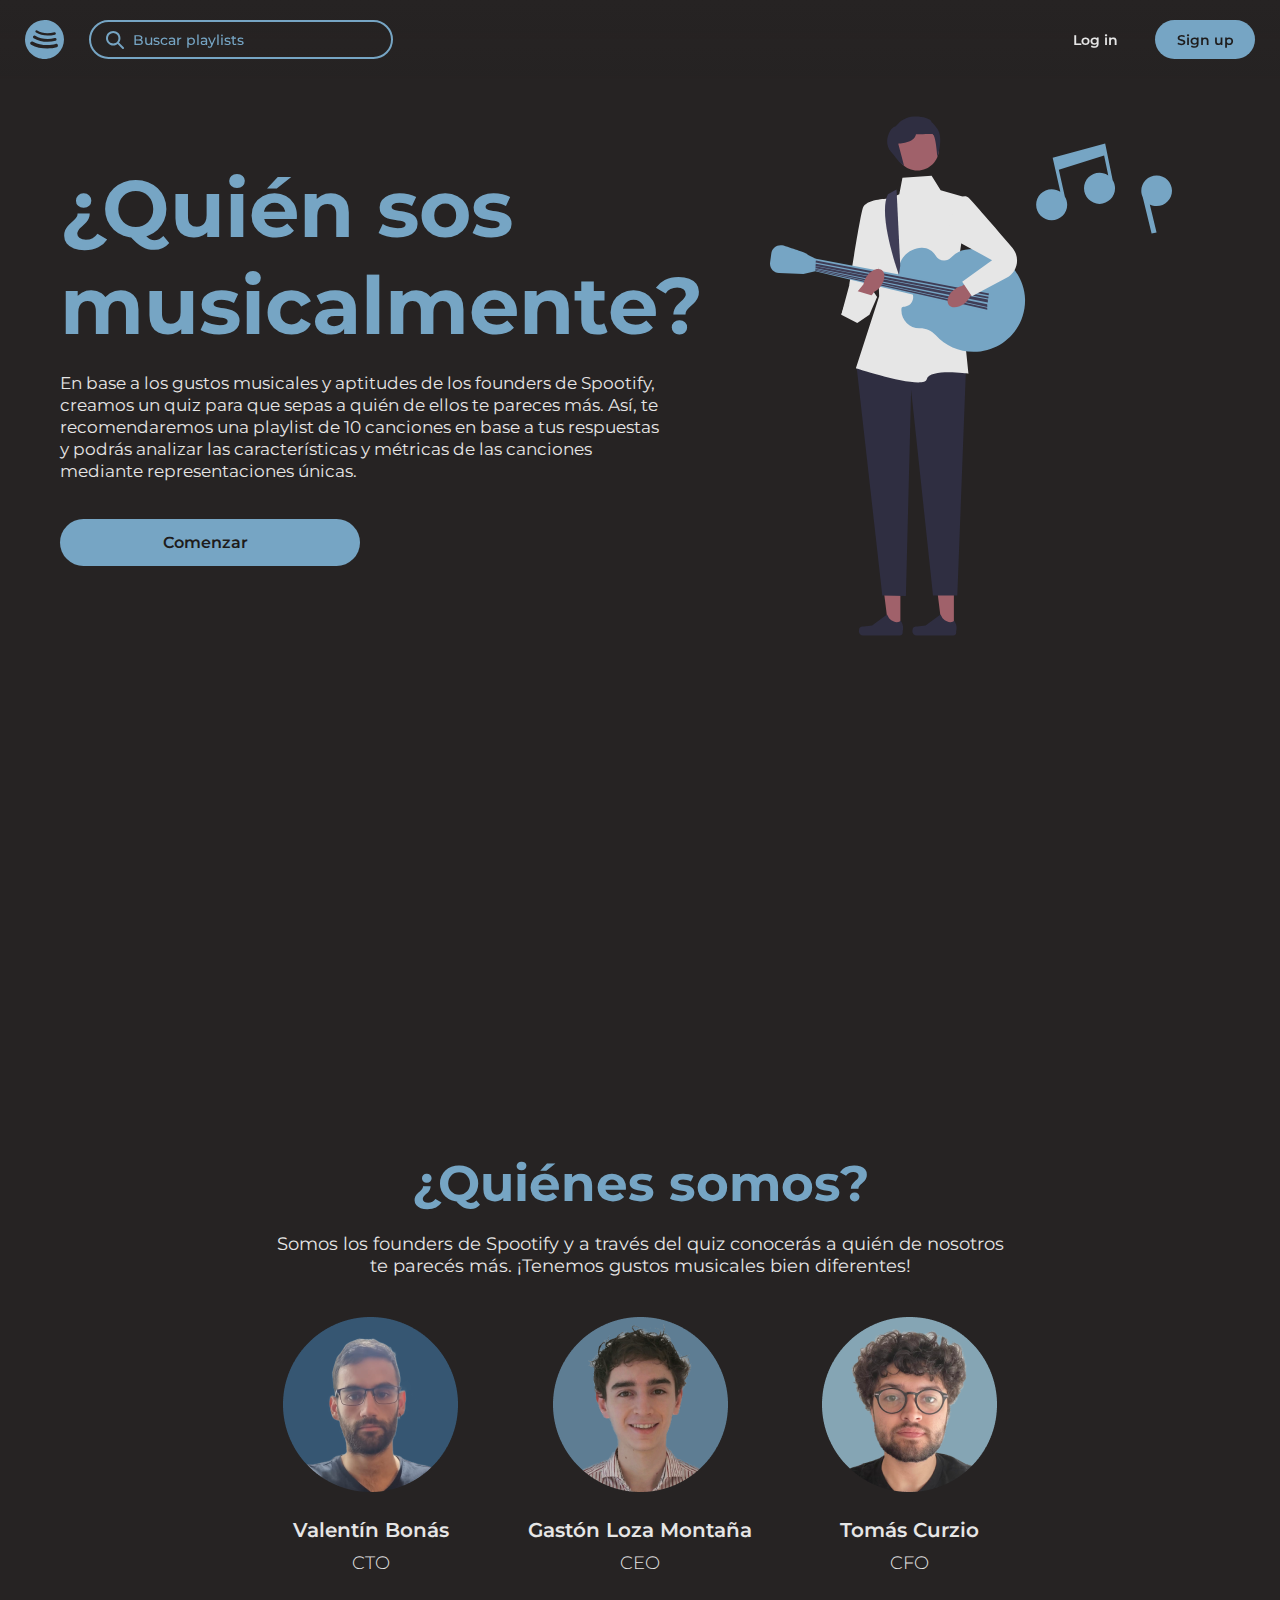
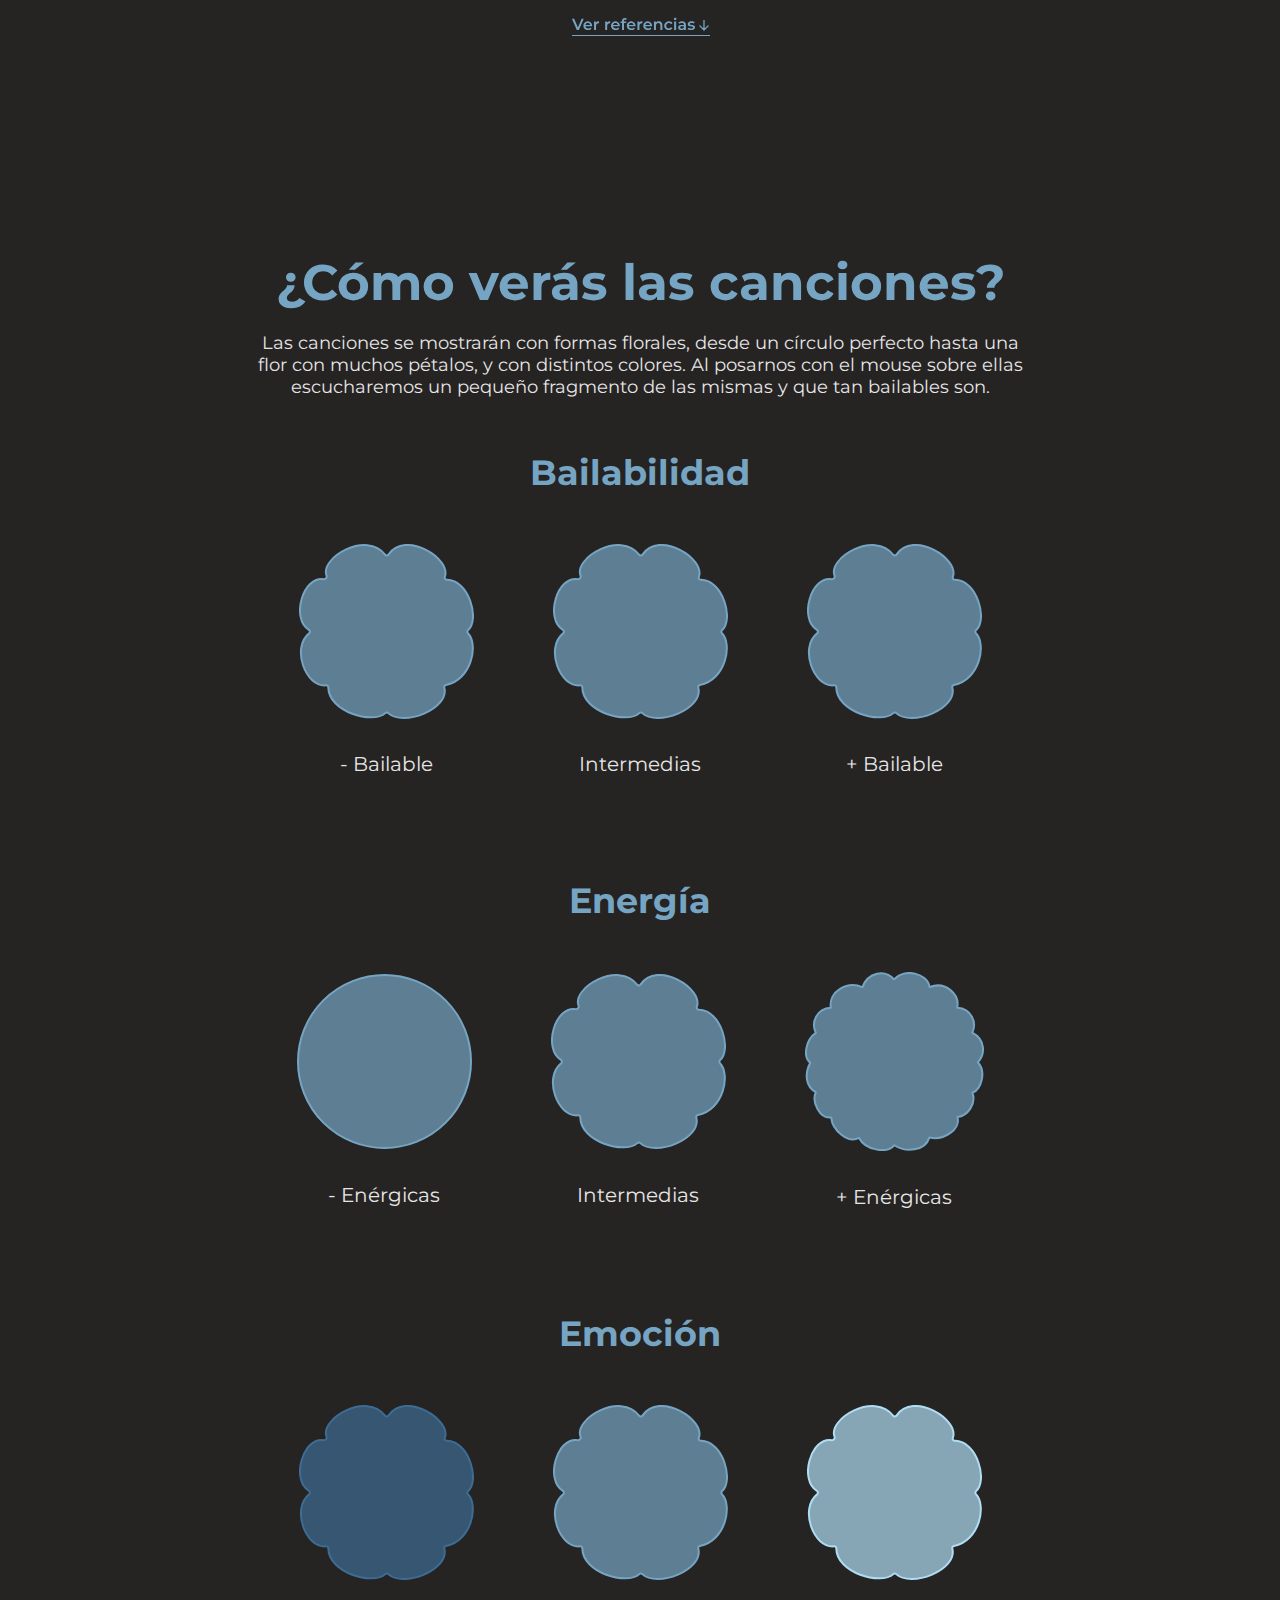
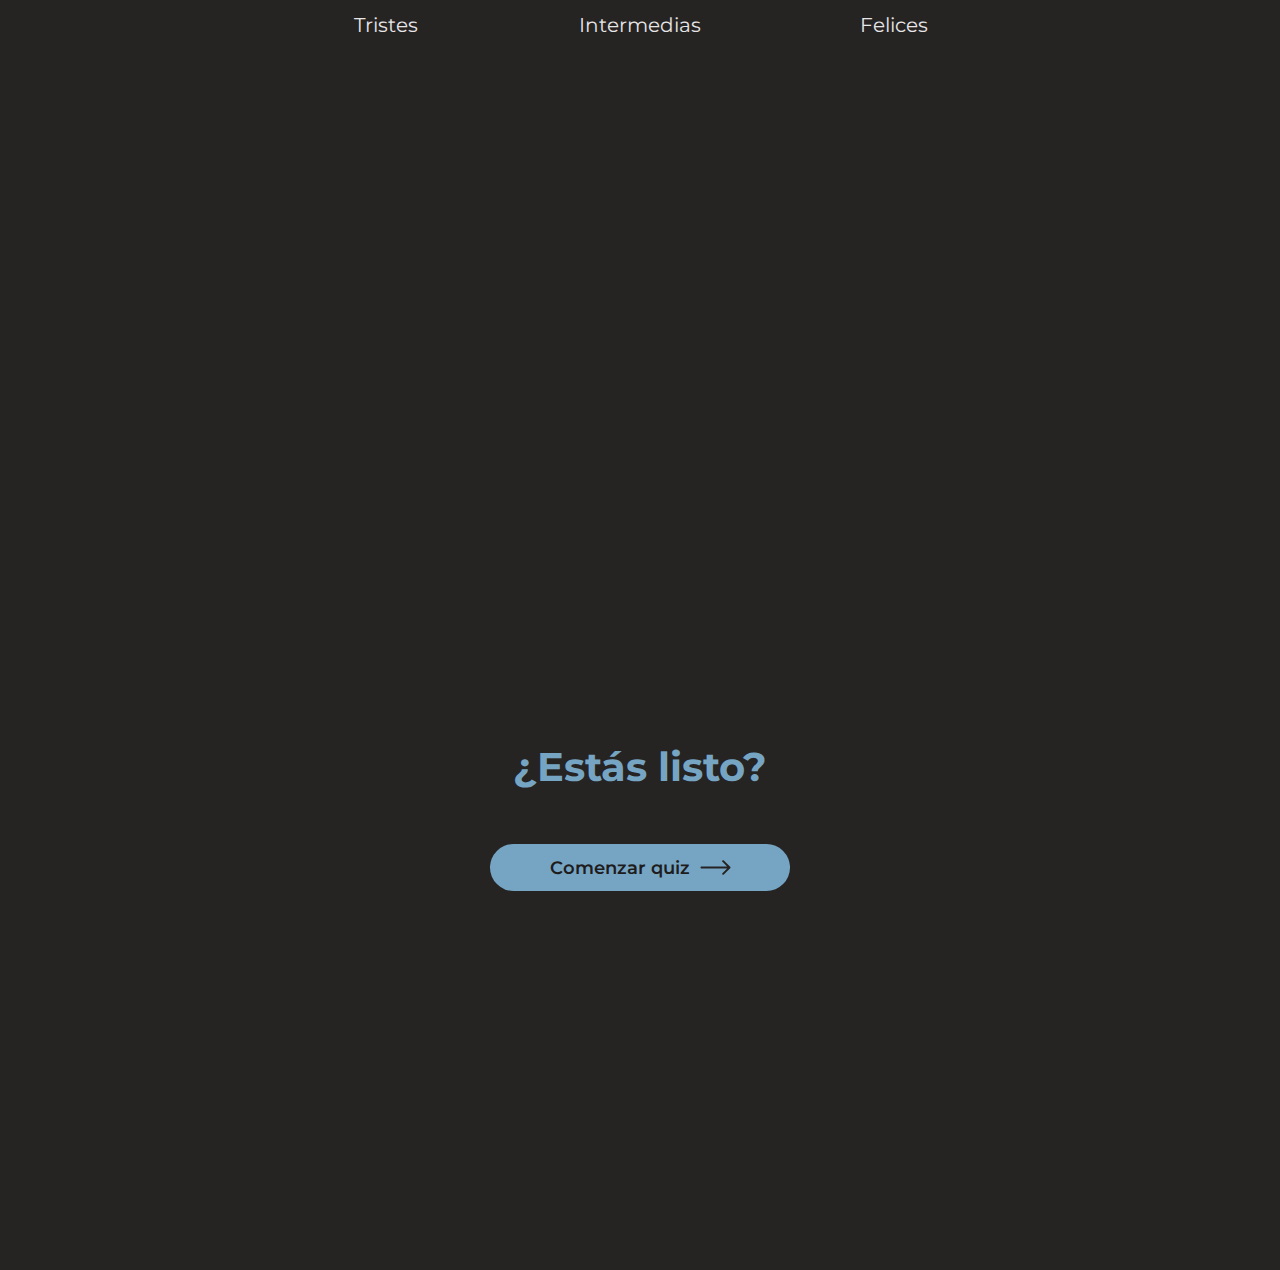
<file: index.html>
<!DOCTYPE html>
<html>
  <head>
    <meta charset="utf-8" />
    <meta http-equiv="X-UA-Compatible" content="IE=edge" />
    <title>Spootify — Quiz</title>
    <link rel="icon" href="media/logo_flip.svg">
    <meta name="viewport" content="width=device-width, initial-scale=1" />
    <link rel="stylesheet" href="styles/general.css"/>
    <link rel="stylesheet" href="styles/index.css"/>
    <link rel="stylesheet" href="styles/animaciones.css"/>
    <link rel="preconnect" href="https://fonts.googleapis.com%22%3E/"/>
    <link rel="preconnect" href="https://fonts.gstatic.com/" crossorigin>
    <link href="https://fonts.googleapis.com/css2?family=Montserrat:ital,wght@0,100;0,300;0,500;0,600;0,700;0,800;0,900;1,100;1,200;1,300;1,400;1,500;1,600;1,700;1,800;1,900&display=swap" rel="stylesheet">
  </head>

  <body>
    <audio id="audioPlayer" controls style="display: none;"></audio>
  
    <header class="fixed-header">
      <div class="header_sections">
        <a href="#intro"><svg width="39" height="39" viewBox="0 0 39 39" fill="none" xmlns="http://www.w3.org/2000/svg">
          <path d="M7.995 21.645C14.235 25.35 24.6675 25.74 30.615 23.8875C31.59 23.595 32.565 24.18 32.8575 25.0575C33.15 26.0325 32.565 27.0075 31.6875 27.3C24.765 29.3475 13.3575 28.9575 6.1425 24.6675C5.265 24.18 4.9725 23.01 5.46 22.1325C5.9475 21.45 7.1175 21.1575 7.995 21.645ZM8.19 16.185C8.6775 15.5025 9.555 15.21 10.2375 15.6975C15.5025 18.915 23.4975 19.89 29.64 17.94C30.42 17.745 31.2975 18.135 31.4925 18.915C31.6875 19.695 31.2975 20.5725 30.5175 20.7675C23.4 22.9125 14.625 21.84 8.58 18.135C7.995 17.8425 7.7025 16.8675 8.19 16.185ZM10.53 10.8225C10.92 10.2375 11.6025 10.0425 12.1875 10.4325C16.77 13.26 22.5225 13.845 29.3475 12.285C30.03 12.09 30.615 12.5775 30.81 13.1625C31.005 13.845 30.5175 14.43 29.9325 14.625C22.5225 16.2825 16.0875 15.6 11.0175 12.48C10.335 12.1875 10.2375 11.4075 10.53 10.8225ZM19.5 39C22.0608 39 24.5965 38.4956 26.9623 37.5157C29.3282 36.5357 31.4778 35.0993 33.2886 33.2886C36.9455 29.6316 39 24.6717 39 19.5C39 14.3283 36.9455 9.36838 33.2886 5.71142C31.4778 3.90067 29.3282 2.46431 26.9623 1.48435C24.5965 0.504379 22.0608 0 19.5 0C14.3283 0 9.36838 2.05446 5.71142 5.71142C2.05446 9.36838 0 14.3283 0 19.5C0 22.0608 0.504379 24.5965 1.48435 26.9623C2.46431 29.3282 3.90067 31.4778 5.71142 33.2886C7.52216 35.0993 9.67182 36.5357 12.0377 37.5157C14.4035 38.4956 16.9392 39 19.5 39Z" fill="#76A5C4"/>
          </svg></a>
        <div id="searcher">
          <svg width="18" height="18" viewBox="0 0 18 18" fill="none" xmlns="http://www.w3.org/2000/svg">
            <path d="M17 17L11.6667 11.6667M1 7.22222C1 8.03934 1.16094 8.84845 1.47364 9.60336C1.78633 10.3583 2.24466 11.0442 2.82245 11.622C3.40023 12.1998 4.08617 12.6581 4.84108 12.9708C5.596 13.2835 6.40511 13.4444 7.22222 13.4444C8.03934 13.4444 8.84845 13.2835 9.60336 12.9708C10.3583 12.6581 11.0442 12.1998 11.622 11.622C12.1998 11.0442 12.6581 10.3583 12.9708 9.60336C13.2835 8.84845 13.4444 8.03934 13.4444 7.22222C13.4444 6.40511 13.2835 5.596 12.9708 4.84108C12.6581 4.08617 12.1998 3.40023 11.622 2.82245C11.0442 2.24466 10.3583 1.78633 9.60336 1.47364C8.84845 1.16094 8.03934 1 7.22222 1C6.40511 1 5.596 1.16094 4.84108 1.47364C4.08617 1.78633 3.40023 2.24466 2.82245 2.82245C2.24466 3.40023 1.78633 4.08617 1.47364 4.84108C1.16094 5.596 1 6.40511 1 7.22222Z" stroke="#76A5C4" stroke-width="2" stroke-linecap="round" stroke-linejoin="round"/>
          </svg>
          <p>Buscar playlists</p>
        </div>
      </div>
      <div class="header_sections">
        <div class="botones_header" id="log_in">
          <a href="#">Log in</a>
        </div>
        <div class="botones_header" id="sign_up">
          <a href="#">Sign up</a>
        </div>
      </div>
    </header>

    <div id="container">
      <main>
        <section id="intro">
          <div id="intro_text">
            <h1>¿Quién sos musicalmente?</h1>
            <!-- <p>En base a la información proporcionada por Spotify y utlizando 
              representaciones únicas, creamos un quiz para analizar tu gusto musical 
              y tu personalidad, relacionándolo con los founders de Spootify. 
              Luego, seleccionaremos canciones para recomendarte en base a tu gusto y 
              podrás ver las características de las mismas.</p> -->
            <p>En base a los gustos musicales y aptitudes de los founders de Spootify, creamos un quiz para que sepas a quién de ellos te pareces más. Así, te recomendaremos una playlist de 10 canciones en base a tus respuestas y podrás analizar las características y métricas de las canciones mediante representaciones únicas.</p>
            <a href="#reference_founders"><div id="container_inicio_quiz">
              <h3 id="inicio_quiz">Comenzar</h3>
            </div></a>
          </div>
          <div id="intro_svg">
            <svg width="402" height="519" viewBox="0 0 402 519" fill="none" xmlns="http://www.w3.org/2000/svg">
              <path d="M183.864 511.842L171.924 511.841L166.244 465.779L183.866 465.78L183.864 511.842Z" fill="#A0616A"/>
              <path d="M142.957 511.571C142.585 512.197 142.389 514.219 142.389 514.947C142.389 517.185 144.203 519 146.441 519H183.417C184.944 519 186.182 517.762 186.182 516.235V514.695C186.182 514.695 188.011 510.068 184.245 504.364C184.245 504.364 179.565 508.83 172.571 501.835L170.508 498.098L155.579 509.018L147.304 510.037C145.493 510.26 143.888 510.002 142.957 511.571Z" fill="#2F2E41"/>
              <path d="M130.367 511.842L118.427 511.841L112.748 465.779L130.37 465.78L130.367 511.842Z" fill="#A0616A"/>
              <path d="M89.4599 511.571C89.0881 512.197 88.892 514.219 88.892 514.947C88.892 517.185 90.7062 519 92.9444 519H129.921C131.447 519 132.685 517.762 132.685 516.235V514.695C132.685 514.695 134.514 510.068 130.749 504.364C130.749 504.364 126.068 508.83 119.074 501.835L117.011 498.098L102.082 509.018L93.8069 510.037C91.9964 510.26 90.3912 510.002 89.4599 511.571Z" fill="#2F2E41"/>
              <path d="M184.889 222.863L196.005 251.353L187.321 478.926H163.004L141.119 273.59L135.908 479.621L112.286 478.926L86.5803 250.311L103.602 229.812L184.889 222.863Z" fill="#2F2E41"/>
              <path d="M132.435 61.3042L161.615 59.2196L170.647 73.812L197.742 81.4557L187.668 151.986L198.437 257.26C198.437 257.26 159.53 251.701 156.751 262.819C153.972 273.937 85.8856 251.701 85.8856 251.701L109.16 179.781L107.076 123.496L100.823 90.8366L129.308 77.6339L132.435 61.3042Z" fill="#E6E6E6"/>
              <path d="M119.234 82.1506C119.234 82.1506 95.9816 81.8032 92.8442 91.5315C89.7068 101.26 79.2854 168.663 79.2854 168.663L71.2956 198.195L107.076 180.476L99.4335 168.682L124.445 120.716L119.234 82.1506Z" fill="#E6E6E6"/>
              <path d="M133.459 190.204C137.304 190.208 140.878 187.992 142.373 184.449C143.504 181.77 143.397 179.199 142.551 176.995C142.823 176.882 143.093 176.765 143.372 176.665C142.962 176.499 142.565 176.312 142.167 176.124C140.782 173.363 138.127 171.36 134.964 170.873C131.047 166.676 128.639 161.052 128.614 154.863C128.562 142.107 138.908 131.452 151.658 131.146C151.758 131.144 151.858 131.142 151.959 131.141C157.668 131.075 162.847 134.27 165.74 139.193C167.428 142.066 170.547 143.995 174.12 143.995C176.856 143.995 179.324 142.863 181.088 141.044C184.932 137.079 189.745 134.129 195.192 133.224C198.769 132.63 202.471 132.406 206.258 132.594C232.187 133.883 254.495 156.867 255.048 182.827C255.665 211.74 232.416 235.371 203.648 235.371C188.679 235.371 175.211 228.969 165.818 218.756C161.648 214.221 155.804 211.681 149.645 211.744C149.582 211.745 149.519 211.745 149.456 211.745C139.48 211.745 131.393 203.657 131.393 193.679C131.393 193.125 131.42 192.579 131.472 192.039C131.568 191.03 132.446 190.203 133.459 190.204Z" fill="#76A5C4"/>
              <path d="M218.932 174.917L45.9367 142.258L45.2419 154.765L216.848 195.763L218.932 174.917Z" fill="#76A5C4"/>
              <path d="M48.021 144.342L45.9367 142.258C45.9367 142.258 36.9048 138.088 36.9048 137.393C36.9048 136.958 23.5678 132.44 13.5894 129.12C8.01664 127.266 2.13141 130.935 1.3379 136.755L0.0874671 145.927C-0.660214 151.41 3.47679 156.346 9.0061 156.568L33.431 157.545L45.2419 154.765L48.021 144.342Z" fill="#76A5C4"/>
              <path d="M218.585 178.739L218.998 177.008L45.8913 143.908L45.5894 146.079L218.585 178.739Z" fill="#3F3D56"/>
              <path d="M218.189 182.026L218.585 180.128L45.7031 147.334L45.5894 149.554L218.189 182.026Z" fill="#3F3D56"/>
              <path d="M217.792 185.965L217.89 182.908L45.5673 149.829L45.5893 151.638L217.792 185.965Z" fill="#3F3D56"/>
              <path d="M217.33 190.54L217.196 187.772L45.3159 152.322L45.168 153.001L217.33 190.54Z" fill="#3F3D56"/>
              <path d="M217.327 193.314L217.196 191.247L45.5745 153.469L45.4205 154.146L217.327 193.314Z" fill="#3F3D56"/>
              <path d="M117.921 77.7202L126.529 72.953L130.263 149.206L128.961 158.587C128.961 158.587 107.229 98.6529 117.921 77.7202Z" fill="#3F3D56"/>
              <path d="M147.372 54.0079C159.267 54.0079 168.91 44.3636 168.91 32.4667C168.91 20.5698 159.267 10.9255 147.372 10.9255C135.477 10.9255 125.834 20.5698 125.834 32.4667C125.834 44.3636 135.477 54.0079 147.372 54.0079Z" fill="#A0616A"/>
              <path d="M128.961 45.322L134.11 49.4331L128.266 27.2551C128.266 27.2551 144.593 26.9077 145.983 17.8743C145.983 17.8743 158.836 17.5268 162.309 17.5268C165.783 17.5268 167.351 40.5164 167.351 40.5164C167.351 40.5164 174.12 21.6961 167.173 11.9678C160.225 2.23952 162.657 8.14599 161.267 4.6716C159.878 1.19721 145.635 -1.99815 136.603 1.54464C127.571 5.08743 127.224 10.1376 124.445 10.1841C121.666 10.2306 111.939 24.1282 120.971 35.2462C130.003 46.3643 128.961 45.322 128.961 45.322Z" fill="#2F2E41"/>
              <path d="M194.76 186.68C197.312 184.643 199.194 182.198 200.254 179.781L225.798 161.91L216.94 150.002L191.982 169.412C189.39 169.91 186.589 171.201 184.036 173.238C178.204 177.893 175.877 184.674 178.838 188.386C181.8 192.098 188.928 191.334 194.76 186.68Z" fill="#A0616A"/>
              <path d="M96.8942 159.496C95 162.157 93.8637 165.025 93.5089 167.64L73.8633 191.849L85.6541 200.862L104.313 175.334C106.668 174.143 109.006 172.131 110.9 169.47C115.227 163.391 115.6 156.231 111.732 153.477C107.865 150.723 101.221 153.418 96.8942 159.496Z" fill="#A0616A"/>
              <path d="M186.626 85.9724C186.626 85.9724 192.879 75.5492 199.132 81.8031C204.08 86.7519 231.214 118.242 242.325 131.17C245.388 134.735 247.07 139.278 247.07 143.979C247.07 151.251 243.056 157.929 236.635 161.339L201.911 179.781L192.184 165.189L222.059 143.647L176.205 118.632L186.626 85.9724Z" fill="#E6E6E6"/>
              <path d="M76.8264 182.026L71.2956 198.195L87.2752 206.534L99.4335 198.195L107.076 180.476L84.4961 173.874" fill="#E6E6E6"/>
              <path d="M335.162 27.0508L282.675 41.3111L290.312 75.3749C287.842 73.7176 284.872 72.7489 281.675 72.7489C273.102 72.7489 266.152 79.6997 266.152 88.2739C266.152 96.8481 273.102 103.799 281.675 103.799C290.248 103.799 297.197 96.8481 297.197 88.2739C297.197 85.2937 296.343 82.5196 294.887 80.1554L288.833 53.1484L334.113 38.91L338.254 59.0275C335.769 57.3364 332.768 56.3461 329.536 56.3461C320.963 56.3461 314.013 63.297 314.013 71.8712C314.013 80.4453 320.963 87.3961 329.536 87.3961C338.108 87.3961 345.058 80.4454 345.058 71.8712C345.058 68.8592 344.186 66.0572 342.702 63.6768L335.162 27.0508Z" fill="#76A5C4"/>
              <path d="M386.639 58.8934C378.155 58.8934 371.278 65.772 371.278 74.2572C371.278 76.6558 371.843 78.917 372.823 80.9398L381.59 117.111L386.567 115.904L379.804 88.0012C381.864 89.0285 384.18 89.621 386.639 89.621C395.123 89.621 402 82.7423 402 74.2572C402 65.772 395.123 58.8934 386.639 58.8934Z" fill="#76A5C4"/>
              </svg>
          </div>
        </section>

        <section class="founders" id="reference_founders">
          <h2>¿Quiénes somos?</h2>
          <!-- <p>Como hemos mencionado, las preguntas serán relacionadas a los founders de Spootify, por ahora no conocerás nuestros gustos musicales, pero te mostramos quienes somos.</p> -->
          <p>Somos los founders de Spootify y a través del quiz conocerás a quién de nosotros te parecés más. ¡Tenemos gustos musicales bien diferentes!</p>
          <div class="integrantes">
            <div>
              <img src="media\founders\cto.png" alt="Valentín Bonás">
              <h4>Valentín Bonás</h4>
              <p>CTO</p>
            </div>
            <div>
              <img src="media\founders\ceo.png" alt="Gastón Loza Montaña">
              <h4>Gastón Loza Montaña</h4>
              <p>CEO</p>
            </div>
            <div>
              <img src="media\founders\cfo.png" alt="Tomás Curzio">
              <h4>Tomás Curzio</h4>
              <p>CFO</p>
            </div>
          </div>
          <div>
            <a href="#reference_section">
              <svg width="139" height="27" viewBox="0 0 139 27" fill="none" xmlns="http://www.w3.org/2000/svg">
                <path d="M5.816 16L0.92 4.8H3.176L7.544 14.928H6.248L10.664 4.8H12.744L7.864 16H5.816ZM17.1093 16.112C16.1599 16.112 15.3279 15.9253 14.6133 15.552C13.9093 15.168 13.3599 14.6453 12.9653 13.984C12.5813 13.3227 12.3893 12.5707 12.3893 11.728C12.3893 10.8747 12.5759 10.1227 12.9493 9.472C13.3333 8.81067 13.8559 8.29333 14.5173 7.92C15.1893 7.54667 15.9519 7.36 16.8053 7.36C17.6373 7.36 18.3786 7.54133 19.0293 7.904C19.6799 8.26667 20.1919 8.77867 20.5653 9.44C20.9386 10.1013 21.1253 10.88 21.1253 11.776C21.1253 11.8613 21.1199 11.9573 21.1093 12.064C21.1093 12.1707 21.1039 12.272 21.0933 12.368H13.9733V11.04H20.0373L19.2533 11.456C19.2639 10.9653 19.1626 10.5333 18.9493 10.16C18.7359 9.78667 18.4426 9.49333 18.0693 9.28C17.7066 9.06667 17.2853 8.96 16.8053 8.96C16.3146 8.96 15.8826 9.06667 15.5093 9.28C15.1466 9.49333 14.8586 9.792 14.6453 10.176C14.4426 10.5493 14.3413 10.992 14.3413 11.504V11.824C14.3413 12.336 14.4586 12.7893 14.6933 13.184C14.9279 13.5787 15.2586 13.8827 15.6853 14.096C16.1119 14.3093 16.6026 14.416 17.1573 14.416C17.6373 14.416 18.0693 14.3413 18.4533 14.192C18.8373 14.0427 19.1786 13.808 19.4773 13.488L20.5493 14.72C20.1653 15.168 19.6799 15.5147 19.0933 15.76C18.5173 15.9947 17.8559 16.112 17.1093 16.112ZM23.0464 16V7.456H24.9504V9.808L24.7264 9.12C24.9824 8.544 25.3824 8.10667 25.9264 7.808C26.481 7.50933 27.169 7.36 27.9904 7.36V9.264C27.905 9.24267 27.825 9.232 27.7504 9.232C27.6757 9.22133 27.601 9.216 27.5264 9.216C26.769 9.216 26.1664 9.44 25.7184 9.888C25.2704 10.3253 25.0464 10.9813 25.0464 11.856V16H23.0464ZM34.187 16V7.456H36.091V9.808L35.867 9.12C36.123 8.544 36.523 8.10667 37.067 7.808C37.6217 7.50933 38.3097 7.36 39.131 7.36V9.264C39.0457 9.24267 38.9657 9.232 38.891 9.232C38.8163 9.22133 38.7417 9.216 38.667 9.216C37.9097 9.216 37.307 9.44 36.859 9.888C36.411 10.3253 36.187 10.9813 36.187 11.856V16H34.187ZM44.7655 16.112C43.8162 16.112 42.9842 15.9253 42.2695 15.552C41.5655 15.168 41.0162 14.6453 40.6215 13.984C40.2375 13.3227 40.0455 12.5707 40.0455 11.728C40.0455 10.8747 40.2322 10.1227 40.6055 9.472C40.9895 8.81067 41.5122 8.29333 42.1735 7.92C42.8455 7.54667 43.6082 7.36 44.4615 7.36C45.2935 7.36 46.0348 7.54133 46.6855 7.904C47.3362 8.26667 47.8482 8.77867 48.2215 9.44C48.5948 10.1013 48.7815 10.88 48.7815 11.776C48.7815 11.8613 48.7762 11.9573 48.7655 12.064C48.7655 12.1707 48.7602 12.272 48.7495 12.368H41.6295V11.04H47.6935L46.9095 11.456C46.9202 10.9653 46.8188 10.5333 46.6055 10.16C46.3922 9.78667 46.0988 9.49333 45.7255 9.28C45.3628 9.06667 44.9415 8.96 44.4615 8.96C43.9708 8.96 43.5388 9.06667 43.1655 9.28C42.8028 9.49333 42.5148 9.792 42.3015 10.176C42.0988 10.5493 41.9975 10.992 41.9975 11.504V11.824C41.9975 12.336 42.1148 12.7893 42.3495 13.184C42.5842 13.5787 42.9148 13.8827 43.3415 14.096C43.7682 14.3093 44.2588 14.416 44.8135 14.416C45.2935 14.416 45.7255 14.3413 46.1095 14.192C46.4935 14.0427 46.8348 13.808 47.1335 13.488L48.2055 14.72C47.8215 15.168 47.3362 15.5147 46.7495 15.76C46.1735 15.9947 45.5122 16.112 44.7655 16.112ZM50.9746 16V6.976C50.9746 6.08 51.236 5.36533 51.7586 4.832C52.292 4.288 53.0493 4.016 54.0306 4.016C54.3826 4.016 54.7133 4.05333 55.0226 4.128C55.3426 4.20267 55.6093 4.32 55.8226 4.48L55.2786 5.984C55.1293 5.86667 54.9586 5.78133 54.7666 5.728C54.5746 5.664 54.3773 5.632 54.1746 5.632C53.7586 5.632 53.444 5.74933 53.2306 5.984C53.0173 6.208 52.9106 6.54933 52.9106 7.008V7.968L52.9746 8.864V16H50.9746ZM49.5666 9.12V7.52H55.2626V9.12H49.5666ZM60.4999 16.112C59.5505 16.112 58.7185 15.9253 58.0039 15.552C57.2999 15.168 56.7505 14.6453 56.3559 13.984C55.9719 13.3227 55.7799 12.5707 55.7799 11.728C55.7799 10.8747 55.9665 10.1227 56.3399 9.472C56.7239 8.81067 57.2465 8.29333 57.9079 7.92C58.5799 7.54667 59.3425 7.36 60.1959 7.36C61.0279 7.36 61.7692 7.54133 62.4199 7.904C63.0705 8.26667 63.5825 8.77867 63.9559 9.44C64.3292 10.1013 64.5159 10.88 64.5159 11.776C64.5159 11.8613 64.5105 11.9573 64.4999 12.064C64.4999 12.1707 64.4945 12.272 64.4839 12.368H57.3639V11.04H63.4279L62.6439 11.456C62.6545 10.9653 62.5532 10.5333 62.3399 10.16C62.1265 9.78667 61.8332 9.49333 61.4599 9.28C61.0972 9.06667 60.6759 8.96 60.1959 8.96C59.7052 8.96 59.2732 9.06667 58.8999 9.28C58.5372 9.49333 58.2492 9.792 58.0359 10.176C57.8332 10.5493 57.7319 10.992 57.7319 11.504V11.824C57.7319 12.336 57.8492 12.7893 58.0839 13.184C58.3185 13.5787 58.6492 13.8827 59.0759 14.096C59.5025 14.3093 59.9932 14.416 60.5479 14.416C61.0279 14.416 61.4599 14.3413 61.8439 14.192C62.2279 14.0427 62.5692 13.808 62.8679 13.488L63.9399 14.72C63.5559 15.168 63.0705 15.5147 62.4839 15.76C61.9079 15.9947 61.2465 16.112 60.4999 16.112ZM66.437 16V7.456H68.341V9.808L68.117 9.12C68.373 8.544 68.773 8.10667 69.317 7.808C69.8717 7.50933 70.5597 7.36 71.381 7.36V9.264C71.2957 9.24267 71.2157 9.232 71.141 9.232C71.0663 9.22133 70.9917 9.216 70.917 9.216C70.1597 9.216 69.557 9.44 69.109 9.888C68.661 10.3253 68.437 10.9813 68.437 11.856V16H66.437ZM77.0155 16.112C76.0662 16.112 75.2342 15.9253 74.5195 15.552C73.8155 15.168 73.2662 14.6453 72.8715 13.984C72.4875 13.3227 72.2955 12.5707 72.2955 11.728C72.2955 10.8747 72.4822 10.1227 72.8555 9.472C73.2395 8.81067 73.7622 8.29333 74.4235 7.92C75.0955 7.54667 75.8582 7.36 76.7115 7.36C77.5435 7.36 78.2848 7.54133 78.9355 7.904C79.5862 8.26667 80.0982 8.77867 80.4715 9.44C80.8448 10.1013 81.0315 10.88 81.0315 11.776C81.0315 11.8613 81.0262 11.9573 81.0155 12.064C81.0155 12.1707 81.0102 12.272 80.9995 12.368H73.8795V11.04H79.9435L79.1595 11.456C79.1702 10.9653 79.0688 10.5333 78.8555 10.16C78.6422 9.78667 78.3488 9.49333 77.9755 9.28C77.6128 9.06667 77.1915 8.96 76.7115 8.96C76.2208 8.96 75.7888 9.06667 75.4155 9.28C75.0528 9.49333 74.7648 9.792 74.5515 10.176C74.3488 10.5493 74.2475 10.992 74.2475 11.504V11.824C74.2475 12.336 74.3648 12.7893 74.5995 13.184C74.8342 13.5787 75.1648 13.8827 75.5915 14.096C76.0182 14.3093 76.5088 14.416 77.0635 14.416C77.5435 14.416 77.9755 14.3413 78.3595 14.192C78.7435 14.0427 79.0848 13.808 79.3835 13.488L80.4555 14.72C80.0715 15.168 79.5862 15.5147 78.9995 15.76C78.4235 15.9947 77.7622 16.112 77.0155 16.112ZM87.8006 7.36C88.4833 7.36 89.0913 7.49333 89.6246 7.76C90.1686 8.02667 90.5953 8.43733 90.9046 8.992C91.214 9.536 91.3686 10.24 91.3686 11.104V16H89.3686V11.36C89.3686 10.6027 89.1873 10.0373 88.8246 9.664C88.4726 9.29067 87.9766 9.104 87.3366 9.104C86.8673 9.104 86.4513 9.2 86.0886 9.392C85.726 9.584 85.4433 9.872 85.2406 10.256C85.0486 10.6293 84.9526 11.104 84.9526 11.68V16H82.9526V7.456H84.8566V9.76L84.5206 9.056C84.8193 8.512 85.2513 8.096 85.8166 7.808C86.3926 7.50933 87.054 7.36 87.8006 7.36ZM97.8414 16.112C96.9454 16.112 96.1454 15.9253 95.4414 15.552C94.748 15.168 94.204 14.6453 93.8094 13.984C93.4147 13.3227 93.2174 12.5707 93.2174 11.728C93.2174 10.8747 93.4147 10.1227 93.8094 9.472C94.204 8.81067 94.748 8.29333 95.4414 7.92C96.1454 7.54667 96.9454 7.36 97.8414 7.36C98.6734 7.36 99.404 7.53067 100.033 7.872C100.673 8.20267 101.159 8.69333 101.489 9.344L99.9534 10.24C99.6974 9.83467 99.3827 9.536 99.0094 9.344C98.6467 9.152 98.252 9.056 97.8254 9.056C97.3347 9.056 96.892 9.16267 96.4974 9.376C96.1027 9.58933 95.7934 9.89867 95.5694 10.304C95.3454 10.6987 95.2334 11.1733 95.2334 11.728C95.2334 12.2827 95.3454 12.7627 95.5694 13.168C95.7934 13.5627 96.1027 13.8667 96.4974 14.08C96.892 14.2933 97.3347 14.4 97.8254 14.4C98.252 14.4 98.6467 14.304 99.0094 14.112C99.3827 13.92 99.6974 13.6213 99.9534 13.216L101.489 14.112C101.159 14.752 100.673 15.248 100.033 15.6C99.404 15.9413 98.6734 16.112 97.8414 16.112ZM103.14 16V7.456H105.14V16H103.14ZM104.148 6.048C103.775 6.048 103.465 5.93067 103.22 5.696C102.985 5.46133 102.868 5.17867 102.868 4.848C102.868 4.50667 102.985 4.224 103.22 4C103.465 3.76533 103.775 3.648 104.148 3.648C104.521 3.648 104.825 3.76 105.06 3.984C105.305 4.19733 105.428 4.46933 105.428 4.8C105.428 5.152 105.311 5.45067 105.076 5.696C104.841 5.93067 104.532 6.048 104.148 6.048ZM113.029 16V14.272L112.917 13.904V10.88C112.917 10.2933 112.741 9.84 112.389 9.52C112.037 9.18933 111.504 9.024 110.789 9.024C110.309 9.024 109.834 9.09867 109.365 9.248C108.906 9.39733 108.517 9.60533 108.197 9.872L107.413 8.416C107.872 8.064 108.416 7.80267 109.045 7.632C109.685 7.45067 110.346 7.36 111.029 7.36C112.266 7.36 113.221 7.65867 113.893 8.256C114.576 8.84267 114.917 9.75467 114.917 10.992V16H113.029ZM110.341 16.112C109.701 16.112 109.141 16.0053 108.661 15.792C108.181 15.568 107.808 15.264 107.541 14.88C107.285 14.4853 107.157 14.0427 107.157 13.552C107.157 13.072 107.269 12.64 107.493 12.256C107.728 11.872 108.106 11.568 108.629 11.344C109.152 11.12 109.845 11.008 110.709 11.008H113.189V12.336H110.853C110.17 12.336 109.712 12.448 109.477 12.672C109.242 12.8853 109.125 13.152 109.125 13.472C109.125 13.8347 109.269 14.1227 109.557 14.336C109.845 14.5493 110.245 14.656 110.757 14.656C111.248 14.656 111.685 14.544 112.069 14.32C112.464 14.096 112.746 13.7653 112.917 13.328L113.253 14.528C113.061 15.0293 112.714 15.4187 112.213 15.696C111.722 15.9733 111.098 16.112 110.341 16.112ZM120.124 16.112C119.409 16.112 118.721 16.0213 118.06 15.84C117.409 15.648 116.892 15.4187 116.508 15.152L117.276 13.632C117.66 13.8773 118.119 14.08 118.652 14.24C119.185 14.4 119.719 14.48 120.252 14.48C120.881 14.48 121.335 14.3947 121.612 14.224C121.9 14.0533 122.044 13.824 122.044 13.536C122.044 13.3013 121.948 13.1253 121.756 13.008C121.564 12.88 121.313 12.784 121.004 12.72C120.695 12.656 120.348 12.5973 119.964 12.544C119.591 12.4907 119.212 12.4213 118.828 12.336C118.455 12.24 118.113 12.1067 117.804 11.936C117.495 11.7547 117.244 11.5147 117.052 11.216C116.86 10.9173 116.764 10.5227 116.764 10.032C116.764 9.488 116.919 9.01867 117.228 8.624C117.537 8.21867 117.969 7.90933 118.524 7.696C119.089 7.472 119.756 7.36 120.524 7.36C121.1 7.36 121.681 7.424 122.268 7.552C122.855 7.68 123.34 7.86133 123.724 8.096L122.956 9.616C122.551 9.37067 122.14 9.20533 121.724 9.12C121.319 9.024 120.913 8.976 120.508 8.976C119.9 8.976 119.447 9.06667 119.148 9.248C118.86 9.42933 118.716 9.65867 118.716 9.936C118.716 10.192 118.812 10.384 119.004 10.512C119.196 10.64 119.447 10.7413 119.756 10.816C120.065 10.8907 120.407 10.9547 120.78 11.008C121.164 11.0507 121.543 11.12 121.916 11.216C122.289 11.312 122.631 11.4453 122.94 11.616C123.26 11.776 123.516 12.0053 123.708 12.304C123.9 12.6027 123.996 12.992 123.996 13.472C123.996 14.0053 123.836 14.4693 123.516 14.864C123.207 15.2587 122.764 15.568 122.188 15.792C121.612 16.0053 120.924 16.112 120.124 16.112Z" fill="#76A5C4"/>
                <path d="M132.54 16.4596C132.794 16.7135 133.206 16.7135 133.46 16.4596L137.596 12.323C137.85 12.0692 137.85 11.6576 137.596 11.4038C137.342 11.15 136.931 11.15 136.677 11.4038L133 15.0808L129.323 11.4038C129.069 11.15 128.658 11.15 128.404 11.4038C128.15 11.6576 128.15 12.0692 128.404 12.323L132.54 16.4596ZM132.35 6L132.35 16L133.65 16L133.65 6L132.35 6Z" fill="#76A5C4"/>
                <line x1="1" y1="21.5" x2="139" y2="21.5" stroke="#76A5C4"/>
              </svg>
            </a>
          </div>
        </section>

        <section id="reference_section">
          <h2>¿Cómo verás las canciones?</h2>
          <p>Las canciones se mostrarán con formas florales, desde un círculo perfecto hasta 
            una flor con muchos pétalos, y con distintos colores. Al posarnos con el mouse 
            sobre ellas escucharemos un pequeño fragmento de las mismas y que tan bailables son.</p>

          <div class="references_type">

            <h3>Bailabilidad</h3>
            <div class="references_example">
              <div id="izq">
                <svg width="175" height="175" viewBox="0 0 175 175" fill="none" xmlns="http://www.w3.org/2000/svg" class="vibrate-animationL">
                  <path d="M89.4808 10.5931C93.622 4.45529 99.5807 1.61236 106.152 1.08951C112.756 0.564092 119.98 2.38789 126.501 5.62446C133.022 8.86058 138.755 13.4667 142.396 18.403C146.053 23.3596 147.483 28.4685 145.832 32.8495C145.558 33.5756 145.715 34.3302 146.084 34.8817C146.453 35.4353 147.1 35.8772 147.901 35.8711C158.976 35.7877 167.315 45.6308 171.368 57.2056C173.378 62.9467 174.277 68.9868 173.925 74.1879C173.571 79.421 171.967 83.6267 169.167 85.9404C168.196 86.743 168.072 88.2718 168.981 89.2014C171.555 91.8317 173.167 96.0059 173.661 100.991C174.153 105.958 173.524 111.63 171.723 117.133C168.119 128.151 159.902 138.305 146.894 140.924C145.696 141.165 145.002 142.39 145.295 143.515C146.668 148.778 144.929 153.854 141.14 158.374C137.34 162.906 131.534 166.798 125.012 169.569C118.496 172.338 111.342 173.956 104.9 173.999C98.4364 174.043 92.8373 172.504 89.2535 169.133C88.4336 168.362 87.1536 168.371 86.3366 169.121C83.3509 171.865 78.365 173.28 72.3743 173.354C66.4167 173.427 59.6275 172.169 53.2162 169.75C40.2994 164.877 29.4008 155.514 29.2985 143.375C29.288 142.134 28.1859 141.175 26.9712 141.298C21.9455 141.808 17.2539 139.807 13.2826 136.179C9.3049 132.545 6.09936 127.315 4.11498 121.524C0.120965 109.868 1.20136 96.445 10.1112 89.3838C11.2876 88.4514 11.1264 86.5944 9.86805 85.8415C5.46546 83.2075 2.7929 78.5871 1.64813 73.0507C0.503018 67.5126 0.90977 61.1421 2.59614 55.1939C4.28337 49.2427 7.22811 43.7956 11.0774 40.0631C14.9108 36.3459 19.6019 34.3563 24.892 35.1556C25.8829 35.3053 26.699 34.7127 27.1449 34.1168C27.5925 33.5186 27.9184 32.5883 27.5613 31.6932C25.8716 27.457 27.2775 22.5292 30.9757 17.744C34.6586 12.9787 40.4893 8.54304 47.1768 5.44704C60.6293 -0.780844 76.9306 -1.36934 86.0573 10.6891C86.919 11.8276 88.6878 11.7682 89.4808 10.5931Z" fill="#76A5C4" fill-opacity="0.7" stroke="#76A5C4" stroke-width="2"/>
                  </svg>                  
                <h5>- Bailable</h5>
              </div>
              <div id="mid">
                <svg width="175" height="175" viewBox="0 0 175 175" fill="none" xmlns="http://www.w3.org/2000/svg " class="vibrate-animationM">
                  <path d="M89.4808 10.5931C93.622 4.45529 99.5807 1.61236 106.152 1.08951C112.756 0.564092 119.98 2.38789 126.501 5.62446C133.022 8.86058 138.755 13.4667 142.396 18.403C146.053 23.3596 147.483 28.4685 145.832 32.8495C145.558 33.5756 145.715 34.3302 146.084 34.8817C146.453 35.4353 147.1 35.8772 147.901 35.8711C158.976 35.7877 167.315 45.6308 171.368 57.2056C173.378 62.9467 174.277 68.9868 173.925 74.1879C173.571 79.421 171.967 83.6267 169.167 85.9404C168.196 86.743 168.072 88.2718 168.981 89.2014C171.555 91.8317 173.167 96.0059 173.661 100.991C174.153 105.958 173.524 111.63 171.723 117.133C168.119 128.151 159.902 138.305 146.894 140.924C145.696 141.165 145.002 142.39 145.295 143.515C146.668 148.778 144.929 153.854 141.14 158.374C137.34 162.906 131.534 166.798 125.012 169.569C118.496 172.338 111.342 173.956 104.9 173.999C98.4364 174.043 92.8373 172.504 89.2535 169.133C88.4336 168.362 87.1536 168.371 86.3366 169.121C83.3509 171.865 78.365 173.28 72.3743 173.354C66.4167 173.427 59.6275 172.169 53.2162 169.75C40.2994 164.877 29.4008 155.514 29.2985 143.375C29.288 142.134 28.1859 141.175 26.9712 141.298C21.9455 141.808 17.2539 139.807 13.2826 136.179C9.3049 132.545 6.09936 127.315 4.11498 121.524C0.120965 109.868 1.20136 96.445 10.1112 89.3838C11.2876 88.4514 11.1264 86.5944 9.86805 85.8415C5.46546 83.2075 2.7929 78.5871 1.64813 73.0507C0.503018 67.5126 0.90977 61.1421 2.59614 55.1939C4.28337 49.2427 7.22811 43.7956 11.0774 40.0631C14.9108 36.3459 19.6019 34.3563 24.892 35.1556C25.8829 35.3053 26.699 34.7127 27.1449 34.1168C27.5925 33.5186 27.9184 32.5883 27.5613 31.6932C25.8716 27.457 27.2775 22.5292 30.9757 17.744C34.6586 12.9787 40.4893 8.54304 47.1768 5.44704C60.6293 -0.780844 76.9306 -1.36934 86.0573 10.6891C86.919 11.8276 88.6878 11.7682 89.4808 10.5931Z" fill="#76A5C4" fill-opacity="0.7" stroke="#76A5C4" stroke-width="2"/>
                </svg>                  
                <h5>Intermedias</h5>
              </div>
              <div>
                <svg width="175" height="175" viewBox="0 0 175 175" fill="none" xmlns="http://www.w3.org/2000/svg" class="vibrate-animationR">
                  <path d="M89.4808 10.5931C93.622 4.45529 99.5807 1.61236 106.152 1.08952C112.756 0.564092 119.98 2.3879 126.501 5.62446C133.022 8.86058 138.755 13.4667 142.396 18.403C146.053 23.3596 147.483 28.4685 145.832 32.8495C145.558 33.5756 145.715 34.3302 146.084 34.8817C146.453 35.4353 147.1 35.8772 147.901 35.8711C158.976 35.7877 167.315 45.6308 171.368 57.2056C173.378 62.9467 174.277 68.9868 173.925 74.1879C173.571 79.421 171.967 83.6267 169.167 85.9404C168.196 86.743 168.072 88.2718 168.981 89.2014C171.555 91.8316 173.166 96.0059 173.661 100.991C174.153 105.958 173.524 111.63 171.723 117.133C168.119 128.151 159.902 138.305 146.894 140.924C145.696 141.165 145.002 142.39 145.295 143.515C146.668 148.778 144.929 153.854 141.14 158.374C137.34 162.906 131.534 166.798 125.012 169.569C118.496 172.338 111.342 173.956 104.9 173.999C98.4364 174.043 92.8373 172.504 89.2535 169.133C88.4336 168.362 87.1536 168.371 86.3366 169.121C83.3509 171.865 78.365 173.28 72.3743 173.354C66.4167 173.427 59.6275 172.169 53.2162 169.75C40.2994 164.877 29.4008 155.514 29.2985 143.375C29.288 142.134 28.1859 141.175 26.9712 141.298C21.9455 141.808 17.2539 139.807 13.2826 136.179C9.3049 132.545 6.09936 127.315 4.11498 121.524C0.120965 109.868 1.20136 96.445 10.1112 89.3838C11.2876 88.4514 11.1264 86.5944 9.86805 85.8415C5.46546 83.2075 2.7929 78.5871 1.64813 73.0507C0.503017 67.5126 0.90977 61.1421 2.59614 55.1939C4.28337 49.2427 7.22811 43.7956 11.0774 40.0631C14.9108 36.3459 19.6019 34.3563 24.892 35.1556C25.8829 35.3053 26.699 34.7127 27.1449 34.1168C27.5925 33.5186 27.9184 32.5883 27.5613 31.6932C25.8716 27.457 27.2775 22.5292 30.9757 17.744C34.6586 12.9787 40.4893 8.54304 47.1768 5.44704C60.6293 -0.780843 76.9306 -1.36934 86.0573 10.6891C86.919 11.8276 88.6878 11.7683 89.4808 10.5931Z" fill="#76A5C4" fill-opacity="0.7" stroke="#76A5C4" stroke-width="2"/>
                </svg> 
                <h5>+ Bailable</h5>
              </div>
            </div>
        
            <h3>Energía</h3>
            <div class="references_example">
              <div id="izq">
                <svg width="175" height="175" viewBox="0 0 175 175" fill="none" xmlns="http://www.w3.org/2000/svg">
                  <circle cx="87.5" cy="87.5" r="86.5" fill="#76A5C4" fill-opacity="0.7" stroke="#76A5C4" stroke-width="2"/>
                </svg>                  
                <h5>- Enérgicas</h5>
              </div>
              <div id="mid">
                <svg width="175" height="175" viewBox="0 0 175 175" fill="none" xmlns="http://www.w3.org/2000/svg">
                  <path d="M89.4808 10.5931C93.622 4.45529 99.5807 1.61236 106.152 1.08951C112.756 0.564092 119.98 2.38789 126.501 5.62446C133.022 8.86058 138.755 13.4667 142.396 18.403C146.053 23.3596 147.483 28.4685 145.832 32.8495C145.558 33.5756 145.715 34.3302 146.084 34.8817C146.453 35.4353 147.1 35.8772 147.901 35.8711C158.976 35.7877 167.315 45.6308 171.368 57.2056C173.378 62.9467 174.277 68.9868 173.925 74.1879C173.571 79.421 171.967 83.6267 169.167 85.9404C168.196 86.743 168.072 88.2718 168.981 89.2014C171.555 91.8317 173.167 96.0059 173.661 100.991C174.153 105.958 173.524 111.63 171.723 117.133C168.119 128.151 159.902 138.305 146.894 140.924C145.696 141.165 145.002 142.39 145.295 143.515C146.668 148.778 144.929 153.854 141.14 158.374C137.34 162.906 131.534 166.798 125.012 169.569C118.496 172.338 111.342 173.956 104.9 173.999C98.4364 174.043 92.8373 172.504 89.2535 169.133C88.4336 168.362 87.1536 168.371 86.3366 169.121C83.3509 171.865 78.365 173.28 72.3743 173.354C66.4167 173.427 59.6275 172.169 53.2162 169.75C40.2994 164.877 29.4008 155.514 29.2985 143.375C29.288 142.134 28.1859 141.175 26.9712 141.298C21.9455 141.808 17.2539 139.807 13.2826 136.179C9.3049 132.545 6.09936 127.315 4.11498 121.524C0.120965 109.868 1.20136 96.445 10.1112 89.3838C11.2876 88.4514 11.1264 86.5944 9.86805 85.8415C5.46546 83.2075 2.7929 78.5871 1.64813 73.0507C0.503018 67.5126 0.90977 61.1421 2.59614 55.1939C4.28337 49.2427 7.22811 43.7956 11.0774 40.0631C14.9108 36.3459 19.6019 34.3563 24.892 35.1556C25.8829 35.3053 26.699 34.7127 27.1449 34.1168C27.5925 33.5186 27.9184 32.5883 27.5613 31.6932C25.8716 27.457 27.2775 22.5292 30.9757 17.744C34.6586 12.9787 40.4893 8.54304 47.1768 5.44704C60.6293 -0.780844 76.9306 -1.36934 86.0573 10.6891C86.919 11.8276 88.6878 11.7682 89.4808 10.5931Z" fill="#76A5C4" fill-opacity="0.7" stroke="#76A5C4" stroke-width="2"/>
                </svg>
                <h5>Intermedias</h5>
              </div>
              <div>
                <svg width="179" height="179" viewBox="0 0 179 179" fill="none" xmlns="http://www.w3.org/2000/svg">
                  <path d="M57.3357 15.129C49.8502 11.8416 41.324 12.9448 35.0118 16.8374C28.6854 20.7386 24.465 27.5323 25.8746 35.6328C25.8785 35.6554 25.8739 35.6851 25.8506 35.7148C25.8277 35.744 25.8043 35.7515 25.7881 35.7525C18.6309 36.1648 13.6311 39.8896 11.0576 44.802C8.50109 49.6817 8.35453 55.7031 10.792 60.7197C10.8012 60.7388 10.8043 60.7622 10.7978 60.7875C10.7914 60.8125 10.7782 60.8298 10.7628 60.8406C5.78036 64.3466 2.53916 70.2987 1.42936 76.0422C0.330201 81.7306 1.26619 87.613 5.20558 90.6631C5.2419 90.6912 5.26555 90.7304 5.27442 90.7665C5.28249 90.7993 5.27571 90.8142 5.27283 90.8195C-0.691142 101.899 0.689896 114.667 10.6942 120.119C10.7113 120.128 10.7305 120.147 10.7421 120.182C10.7541 120.219 10.7518 120.257 10.738 120.288C8.46951 125.428 9.69549 132.069 12.6359 137.165C15.56 142.232 20.4705 146.234 25.9466 145.431C25.9989 145.423 26.0641 145.438 26.1197 145.48C26.1732 145.52 26.1863 145.56 26.1883 145.583C26.7631 152.022 31.077 158.519 36.4188 162.691C41.7249 166.835 48.4479 168.968 53.8109 165.903C53.8494 165.881 53.9055 165.872 53.9659 165.889C54.0248 165.906 54.0537 165.937 54.066 165.961C57.1109 171.899 64.0318 175.895 70.9658 177.365C77.8595 178.825 85.2718 177.882 89.1564 173.273C89.182 173.243 89.2178 173.223 89.253 173.217C89.269 173.214 89.2815 173.215 89.2911 173.216C89.3011 173.218 89.3081 173.222 89.3129 173.225C95.1941 177.01 102.842 178.48 109.546 177.357C116.261 176.233 122.195 172.463 124.286 165.618C124.293 165.596 124.309 165.574 124.335 165.558C124.36 165.544 124.38 165.543 124.394 165.546C131.7 167.242 139.556 165.099 145.147 161.167C150.697 157.264 154.345 151.321 152.452 145.339C152.438 145.293 152.44 145.218 152.489 145.139C152.537 145.062 152.593 145.04 152.623 145.036C157.719 144.411 162.415 141.106 165.336 136.641C168.265 132.164 169.477 126.416 167.441 120.853C167.435 120.834 167.422 120.771 167.482 120.667C167.544 120.56 167.643 120.487 167.73 120.462C169.967 119.818 171.906 118.069 173.421 115.833C174.945 113.583 176.105 110.745 176.748 107.74C178.023 101.779 177.315 94.8381 172.906 90.4625C172.883 90.4394 172.867 90.4058 172.866 90.3681C172.864 90.3319 172.876 90.31 172.887 90.2971C176.708 86.0619 178.576 80.3956 177.844 74.9038C177.108 69.3837 173.756 64.1234 167.31 60.727C167.297 60.7204 167.283 60.707 167.274 60.6801C167.265 60.6525 167.268 60.6274 167.277 60.6082C169.663 55.6051 169.495 49.624 166.944 44.7754C164.376 39.8947 159.409 36.1919 152.307 35.7572C152.289 35.7561 152.263 35.7476 152.237 35.7127C152.21 35.6766 152.204 35.639 152.21 35.6097C154.984 22.4937 140.707 8.90972 124.684 15.0134C124.67 15.0184 124.637 15.0258 124.583 14.992C124.526 14.9563 124.497 14.9045 124.491 14.8621C123.568 7.99886 117.169 3.25203 110.014 1.63089C102.823 0.00153852 94.4223 1.40674 89.1218 7.33415C89.1046 7.35335 89.0741 7.37097 89.028 7.37042C88.9822 7.36989 88.9542 7.35195 88.9392 7.33412C80.0229 -3.20544 62.9014 0.30892 57.4444 15.0841C57.4391 15.0985 57.4268 15.1153 57.3998 15.1268C57.3726 15.1383 57.3509 15.1357 57.3357 15.129Z" fill="#76A5C4" fill-opacity="0.7" stroke="#76A5C4" stroke-width="2"/>
                </svg>
                <h5>+ Enérgicas</h5>
              </div>
            </div>

            <h3>Emoción</h3>
            <div class="references_example">
              <div id="izq">
                <svg width="175" height="175" viewBox="0 0 175 175" fill="none" xmlns="http://www.w3.org/2000/svg">
                  <path d="M89.4808 10.5931C93.622 4.45529 99.5807 1.61236 106.152 1.08951C112.756 0.564092 119.98 2.38789 126.501 5.62446C133.022 8.86058 138.755 13.4667 142.396 18.403C146.053 23.3596 147.483 28.4685 145.832 32.8495C145.558 33.5756 145.715 34.3302 146.084 34.8817C146.453 35.4353 147.1 35.8772 147.901 35.8711C158.976 35.7877 167.315 45.6308 171.368 57.2056C173.378 62.9467 174.277 68.9868 173.925 74.1879C173.571 79.421 171.967 83.6267 169.167 85.9404C168.196 86.743 168.072 88.2718 168.981 89.2014C171.555 91.8317 173.167 96.0059 173.661 100.991C174.153 105.958 173.524 111.63 171.723 117.133C168.119 128.151 159.902 138.305 146.894 140.924C145.696 141.165 145.002 142.39 145.295 143.515C146.668 148.778 144.929 153.854 141.14 158.374C137.34 162.906 131.534 166.798 125.012 169.569C118.496 172.338 111.342 173.956 104.9 173.999C98.4364 174.043 92.8373 172.504 89.2535 169.133C88.4336 168.362 87.1536 168.371 86.3366 169.121C83.3509 171.865 78.365 173.28 72.3743 173.354C66.4167 173.427 59.6275 172.169 53.2162 169.75C40.2994 164.877 29.4008 155.514 29.2985 143.375C29.288 142.134 28.1859 141.175 26.9712 141.298C21.9455 141.808 17.2539 139.807 13.2826 136.179C9.3049 132.545 6.09936 127.315 4.11498 121.524C0.120965 109.868 1.20136 96.445 10.1112 89.3838C11.2876 88.4514 11.1264 86.5944 9.86805 85.8415C5.46546 83.2075 2.7929 78.5871 1.64813 73.0507C0.503018 67.5126 0.90977 61.1421 2.59614 55.1939C4.28337 49.2427 7.22811 43.7956 11.0774 40.0631C14.9108 36.3459 19.6019 34.3563 24.892 35.1556C25.8829 35.3053 26.699 34.7127 27.1449 34.1168C27.5925 33.5186 27.9184 32.5883 27.5613 31.6932C25.8716 27.457 27.2775 22.5292 30.9757 17.744C34.6586 12.9787 40.4893 8.54304 47.1768 5.44704C60.6293 -0.780844 76.9306 -1.36934 86.0573 10.6891C86.919 11.8276 88.6878 11.7682 89.4808 10.5931Z" fill="#3D6C94" fill-opacity="0.7" stroke="#3D6C94" stroke-width="2"/>
                </svg>
                <h5>Tristes</h5>
              </div>
              <div id="mid">
                <svg width="175" height="175" viewBox="0 0 175 175" fill="none" xmlns="http://www.w3.org/2000/svg">
                  <path d="M89.4808 10.5931C93.622 4.45529 99.5807 1.61236 106.152 1.08952C112.756 0.564092 119.98 2.3879 126.501 5.62446C133.022 8.86058 138.755 13.4667 142.396 18.403C146.053 23.3596 147.483 28.4685 145.832 32.8495C145.558 33.5756 145.715 34.3302 146.084 34.8817C146.453 35.4353 147.1 35.8772 147.901 35.8711C158.976 35.7877 167.315 45.6308 171.368 57.2056C173.378 62.9467 174.277 68.9868 173.925 74.1879C173.571 79.421 171.967 83.6267 169.167 85.9404C168.196 86.743 168.072 88.2718 168.981 89.2014C171.555 91.8316 173.166 96.0059 173.661 100.991C174.153 105.958 173.524 111.63 171.723 117.133C168.119 128.151 159.902 138.305 146.894 140.924C145.696 141.165 145.002 142.39 145.295 143.515C146.668 148.778 144.929 153.854 141.14 158.374C137.34 162.906 131.534 166.798 125.012 169.569C118.496 172.338 111.342 173.956 104.9 173.999C98.4364 174.043 92.8373 172.504 89.2535 169.133C88.4336 168.362 87.1536 168.371 86.3366 169.121C83.3509 171.865 78.365 173.28 72.3743 173.354C66.4167 173.427 59.6275 172.169 53.2162 169.75C40.2994 164.877 29.4008 155.514 29.2985 143.375C29.288 142.134 28.1859 141.175 26.9712 141.298C21.9455 141.808 17.2539 139.807 13.2826 136.179C9.3049 132.545 6.09936 127.315 4.11498 121.524C0.120965 109.868 1.20136 96.445 10.1112 89.3838C11.2876 88.4514 11.1264 86.5944 9.86805 85.8415C5.46546 83.2075 2.7929 78.5871 1.64813 73.0507C0.503017 67.5126 0.90977 61.1421 2.59614 55.1939C4.28337 49.2427 7.22811 43.7956 11.0774 40.0631C14.9108 36.3459 19.6019 34.3563 24.892 35.1556C25.8829 35.3053 26.699 34.7127 27.1449 34.1168C27.5925 33.5186 27.9184 32.5883 27.5613 31.6932C25.8716 27.457 27.2775 22.5292 30.9757 17.744C34.6586 12.9787 40.4893 8.54304 47.1768 5.44704C60.6293 -0.780843 76.9306 -1.36934 86.0573 10.6891C86.919 11.8276 88.6878 11.7683 89.4808 10.5931Z" fill="#76A5C4" fill-opacity="0.7" stroke="#76A5C4" stroke-width="2"/>
                </svg> 
                <h5>Intermedias</h5>
              </div>
              <div>
                <svg width="175" height="175" viewBox="0 0 175 175" fill="none" xmlns="http://www.w3.org/2000/svg">
                  <path d="M89.4808 10.5931C93.622 4.45529 99.5807 1.61236 106.152 1.08952C112.756 0.564092 119.98 2.3879 126.501 5.62446C133.022 8.86058 138.755 13.4667 142.396 18.403C146.053 23.3596 147.483 28.4685 145.832 32.8495C145.558 33.5756 145.715 34.3302 146.084 34.8817C146.453 35.4353 147.1 35.8772 147.901 35.8711C158.976 35.7877 167.315 45.6308 171.368 57.2056C173.378 62.9467 174.277 68.9868 173.925 74.1879C173.571 79.421 171.967 83.6267 169.167 85.9404C168.196 86.743 168.072 88.2718 168.981 89.2014C171.555 91.8316 173.166 96.0059 173.661 100.991C174.153 105.958 173.524 111.63 171.723 117.133C168.119 128.151 159.902 138.305 146.894 140.924C145.696 141.165 145.002 142.39 145.295 143.515C146.668 148.778 144.929 153.854 141.14 158.374C137.34 162.906 131.534 166.798 125.012 169.569C118.496 172.338 111.342 173.956 104.9 173.999C98.4364 174.043 92.8373 172.504 89.2535 169.133C88.4336 168.362 87.1536 168.371 86.3366 169.121C83.3509 171.865 78.365 173.28 72.3743 173.354C66.4167 173.427 59.6275 172.169 53.2162 169.75C40.2994 164.877 29.4008 155.514 29.2985 143.375C29.288 142.134 28.1859 141.175 26.9712 141.298C21.9455 141.808 17.2539 139.807 13.2826 136.179C9.3049 132.545 6.09936 127.315 4.11498 121.524C0.120965 109.868 1.20136 96.445 10.1112 89.3838C11.2876 88.4514 11.1264 86.5944 9.86805 85.8415C5.46546 83.2075 2.7929 78.5871 1.64813 73.0507C0.503017 67.5126 0.90977 61.1421 2.59614 55.1939C4.28337 49.2427 7.22811 43.7956 11.0774 40.0631C14.9108 36.3459 19.6019 34.3563 24.892 35.1556C25.8829 35.3053 26.699 34.7127 27.1449 34.1168C27.5925 33.5186 27.9184 32.5883 27.5613 31.6932C25.8716 27.457 27.2775 22.5292 30.9757 17.744C34.6586 12.9787 40.4893 8.54304 47.1768 5.44704C60.6293 -0.780843 76.9306 -1.36934 86.0573 10.6891C86.919 11.8276 88.6878 11.7683 89.4808 10.5931Z" fill="#AFDDF3" fill-opacity="0.7" stroke="#AFDDF3" stroke-width="2"/>
                </svg>
                <h5>Felices</h5>
              </div>
            </div>
          </div>
        </section>

        <section class="estas_listo">
          <h2>¿Estás listo?</h2>
          <a href="quiz.html"><div id="container_inicio_quiz">
            <h3 id="inicio_quiz">Comenzar quiz</h3>
            <svg width="31" height="15" viewBox="0 0 31 15" fill="none" xmlns="http://www.w3.org/2000/svg">
              <path d="M1.5 6.5C0.947715 6.5 0.5 6.94772 0.5 7.5C0.5 8.05228 0.947715 8.5 1.5 8.5V6.5ZM30.2071 8.20711C30.5976 7.81658 30.5976 7.18342 30.2071 6.79289L23.8431 0.428932C23.4526 0.0384078 22.8195 0.0384078 22.4289 0.428932C22.0384 0.819457 22.0384 1.45262 22.4289 1.84315L28.0858 7.5L22.4289 13.1569C22.0384 13.5474 22.0384 14.1805 22.4289 14.5711C22.8195 14.9616 23.4526 14.9616 23.8431 14.5711L30.2071 8.20711ZM1.5 8.5H29.5V6.5H1.5V8.5Z" fill="#262323"/>
            </svg>
          </div></a>
        </section>    
      </main>
    </div>
  </body>
</html>
</file>
<file: styles/general.css>
* {
  box-sizing: border-box;
}

body {
  margin: 0;
  padding: 0;
  font-family: 'Montserrat', sans-serif;
  min-height: 1280px;
  font-size: 24px;
  background-color: #262323;
  color: #E6E6E6;
}

a {
  color: inherit;
  text-decoration: none;
  display: inline-block;
}

section {
  padding-top: 80px;
}

main {
  display: flex;
  flex-direction: column;
  align-items: center;
}

#container {
  margin: 0 auto;
  display: flex;
  justify-content: center;
  align-items: center;
  flex-direction: column;
}

/* header */

.fixed-header {
  display: flex;
  position: fixed;
  width: 100%;
  padding-left: 25px;
  padding-right: 25px;
  padding-top: 20px;
  padding-bottom: 20px;
  justify-content: space-between;
  font-weight: 600;
  background: linear-gradient(180deg, #262323 0%, rgba(38, 35, 35, 0.95026) 99.99%, rgba(30, 28, 28, 0.95) 100%);
  margin: 0 auto;
  height: 79px;
  z-index: 999;
}

.header_sections {
  display: flex;
}

#searcher {
  display: flex;
  border: 2px solid #76A5C4;
  border-radius: 30px;
  align-items: center;
  margin-left: 25px;
}

#searcher p {
  font-size: 14px;
  font-weight: 500;
}

#searcher svg {
  margin-left: 15px;
  margin-right: 9px;
}

#searcher p {
  margin-right: 147px;
  color: #76A5C4;
}

#logo {
  margin-right: 25px;
}

.botones_header {
  border-radius: 30px;
  align-items: center;
  width: 100px;
  margin-left: 10px;
  font-size: 14px;
  display: flex;
  justify-content: center;
}

#sign_up {
  background-color: #76A5C4;
  border-radius: 30px;
  color: #1E1C1C;
  transition: background-color 0.3s ease;
}

#sign_up:hover {
  background-color: #8eb3ce; 
}

#log_in {
  color: #E6E6E6;
  transition: color 0.3s ease;
}

#log_in:hover {
  color: #76A5C4;
}

.footer-bottom {
  display: flex;
  padding: 25px 0;
  align-items: center;
  justify-content: space-around;
}

.copyright p {
  font-size: 18px;
  margin: 0;
}

.hecho-por p {
  font-size: 22px;
  margin: 0;
}

/* For Webkit browsers (Chrome, Safari) */

::-webkit-scrollbar {
  width: 5px;
}

::-webkit-scrollbar-track {
  background: #262323;
}

::-webkit-scrollbar-thumb {
  background: #888;
  border-radius: 30px;
}

::-webkit-scrollbar-thumb:hover {
  background: #555;
}

html {
  scroll-behavior: smooth;
}
</file>
<file: styles/index.css>
/* landing */

#intro {
  display: flex;
  margin-top: 20px;
  margin-left: 60px;
  margin-right: 60px;
  height: 100vh;
}

#intro_svg svg {
  height: 23em;
  margin-right: 2em;
} 

#intro_text {
  margin-top: 10px;
}

#intro_text h1 {
  font-size: 80px;
  font-weight: bold;
  color: #76A5C4;
  margin-top: 7%;
  margin-bottom: 2%;
}

#intro_text p {
  font-size: 17px;
  font-weight: 400;
  color: #E6E6E6;
  margin-top: 18px;
  padding-right: 15%;
  line-height: 1.3em;
}

#container_inicio_quiz {
  width: 300px;
  height: 47px;
  display: flex;
  justify-content: center;
  background-color: #76A5C4;
  border-radius: 30px;
  align-items: center;
  margin-top: 20px;
  transition: background-color 0.3s ease;
}

#inicio_quiz {
  font-weight: 400;
  font-size: 18px;
  color: #1E1C1C;
  margin-right: 10px;
}

#container_inicio_quiz:hover {
  background-color: #8eb3ce; 
}

#intro_text h3 {
  font-size: 16px;
  font-weight: 600;
  color: #1E1C1C;
}

/* references */

#reference_section {
  height: 200vh;
  display: flex;
  flex-direction: column;
  align-items: center;
}

#reference_section h2 {
  font-size: 50px;
  color: #76A5C4;
  margin-bottom: 1px;
}

#reference_section p {
  font-size: 18px;
  max-width: 768px;
  text-align: center;
}

#explain_text {
  margin-bottom: 40px;
}

.references_type h3 {
  text-align: center;
  margin-bottom: 50px;
  color: #76A5C4;
  font-size: 35px;
}

.references_example {
  display: flex;
  align-items: center;
  justify-content: center;
  flex-direction: row;
  margin-bottom: 70px;
}

.references_example div {
  display: flex;
  flex-direction: column;
  align-items: center;
}

#reference_section h5 {
  font-size: 20px;
  font-weight: 400;
  max-width: 758px;
  text-align: center;
}

#izq,
#mid {
  margin-right: 79px;
}

/* botón next */

.next_button {
  font-size: 16px;
  color: #1E1C1C;
}

#container_next {
  width: 35px;
  height: 35px;
  display: flex;
  justify-content: center;
  background-color: #555;
  border-radius: 30px;
  align-items: center;
  margin-top: 0px;
  transition: background-color 0.4s ease;
  margin-left: 1100px;
}

/* founders */

.founders {
  display: flex;
  flex-direction: column;
  align-items: center;
  height: 90vh;
  justify-content: center;
}

.founders h2 {
  font-size: 50px;
  color: #76A5C4;
  margin-bottom: 1px;
  margin-top: 70px;
}

.integrantes {
  display: flex;
  margin: 0 auto;
  gap: 70px;
}

.founders p {
  max-width: 727px;
  text-align: center;
  font-size: 18px;
  margin-bottom: 40px;
}

.integrantes div {
  display: flex;
  flex-direction: column;
  align-items: center;
}

.integrantes h4 {
  font-size: 20px;
  font-weight: 600;
  margin-bottom: 0px;
}

.integrantes p {
  font-size: 18px;
  font-weight: 300;
  margin-top: 10px;
}

/* estas_listo */

.estas_listo {
  height: 90vh;
  display: flex;
  flex-direction: column;
  justify-content: center;
  align-items: center;
  padding-top: 130px;
  margin-bottom: 130px;
}

.estas_listo h2 {
  font-size: 40px;
  font-weight: 700;
  color: #76A5C4;
}

#inicio_quiz {
  font-weight: 600;
  color: #1E1C1C;
}
/*
.intro__dek {
  color: #8a8a8a;
}

#outro {  
  max-width: 40rem;
  margin: auto;

  margin-bottom: 320px;
  margin-top: 320px;
  height: 640px;
}

@media (min-width: 840px) {
  .nav__examples {
    margin-top: 0;
    margin-left: 2rem;
  }
}

#scrolly {
  position: relative;
  /* background-color: #f3f3f3; 
  padding: 1rem;
}

#scrolly svg  {
  display: block;
  margin: auto;
}

article {
  position: relative;
  padding: 0;
  max-width: 20rem;
  margin: 0 auto;
}

figure {
  position: -webkit-sticky;
  position: sticky;
  left: 0;
  width: 100%;
  margin: 0;
  -webkit-transform: translate3d(0, 0, 0);
  -moz-transform: translate3d(0, 0, 0);
  transform: translate3d(0, 0, 0);
  background-color: #8a8a8a;
  z-index: 0;
  height: 100vh;
  top: 0;
}

figure p {
  text-align: center;
  padding: 1rem;
  position: absolute;
  top: 50%;
  left: 50%;
  -moz-transform: translate(-50%, -50%);
  -webkit-transform: translate(-50%, -50%);
  transform: translate(-50%, -50%);
  font-size: 8rem;
  font-weight: 900;
  color: #fff;
}

.step {
  margin: 0 auto 2rem auto;
  color: #fff;
  background-color: rgba(0, 0, 0, 0.1);
  height: 100vh;
}

.step:last-child {
  margin-bottom: 0;
}

.step.is-active p {
  background-color: goldenrod;
  color: #3b3b3b;
}

.step p {
  text-align: center;
  padding: 1rem;
  font-size: 1.5rem;
  background-color: #3b3b3b;
}

/* Plot 
g[aria-label="text"] text {
  font-weight: bold;
  font-size: 9px;
  text-shadow: -2px -2px 0px whitesmoke, -2px -1px 0px whitesmoke, -2px 0px 0px whitesmoke, -2px 1px 0px whitesmoke, -2px 2px 0px whitesmoke, -1px -2px 0px whitesmoke, -1px -1px 0px whitesmoke, -1px 0px 0px whitesmoke, -1px 1px 0px whitesmoke, -1px 2px 0px whitesmoke, 0px -2px 0px whitesmoke, 0px -1px 0px whitesmoke, 0px 1px 0px whitesmoke, 0px 2px 0px whitesmoke, 1px -2px 0px whitesmoke, 1px -1px 0px whitesmoke, 1px 0px 0px whitesmoke, 1px 1px 0px whitesmoke, 1px 2px 0px whitesmoke, 2px -2px 0px whitesmoke, 2px -1px 0px whitesmoke, 2px 0px 0px whitesmoke, 2px 1px 0px whitesmoke, 2px 2px 0px whitesmoke;
}

*/
</file>
<file: styles/animaciones.css>
@keyframes medio {
    0% {
      transform: translate(0, 0);
    }
    20% {
      transform: translate(-5px, -5px);
    }
    40% {
      transform: translate(5px, -5px);
    }
    60% {
      transform: translate(-5px, 5px);
    }
    80% {
      transform: translate(5px, 5px);
    }
    100% {
      transform: translate(0, 0);
    }
  }
  
  .vibrate-animationM {
    transition: transform 0.2s;
  }
  
  .vibrate-animationM:hover {
    animation: medio 1s infinite;
  }
  
  @keyframes rapido {
    0% {
      transform: translate(0, 0);
    }
    10% {
      transform: translate(-5px, -5px);
    }
    20% {
      transform: translate(5px, -5px);
    }
    30% {
      transform: translate(-5px, 5px);
    }
    40% {
      transform: translate(5px, 5px);
    }
    50% {
      transform: translate(-5px, -5px);
    }
    60% {
      transform: translate(5px, -5px);
    }
    70% {
      transform: translate(-5px, 5px);
    }
    80% {
      transform: translate(5px, 5px);
    }
    90% {
      transform: translate(-5px, -5px);
    }
    100% {
      transform: translate(0, 0);
    }
  }
  
  .vibrate-animationR {
    transition: transform 0.2s;
  }
  
  .vibrate-animationR:hover {
    animation: rapido 0.6s infinite;
  }
  
  
  
  @keyframes lento {
    0% {
      transform: translate(0, 0);
    }
    20% {
      transform: translate(-5px, -5px);
    }
    40% {
      transform: translate(5px, -5px);
    }
    60% {
      transform: translate(-5px, 5px);
    }
    80% {
      transform: translate(5px, 5px);
    }
    100% {
      transform: translate(0, 0);
    }
  }
  
  .vibrate-animationL {
    transition: transform 0.2s;
  }
  
  .vibrate-animationL:hover {
    animation: lento 2s infinite;
  }
</file>
